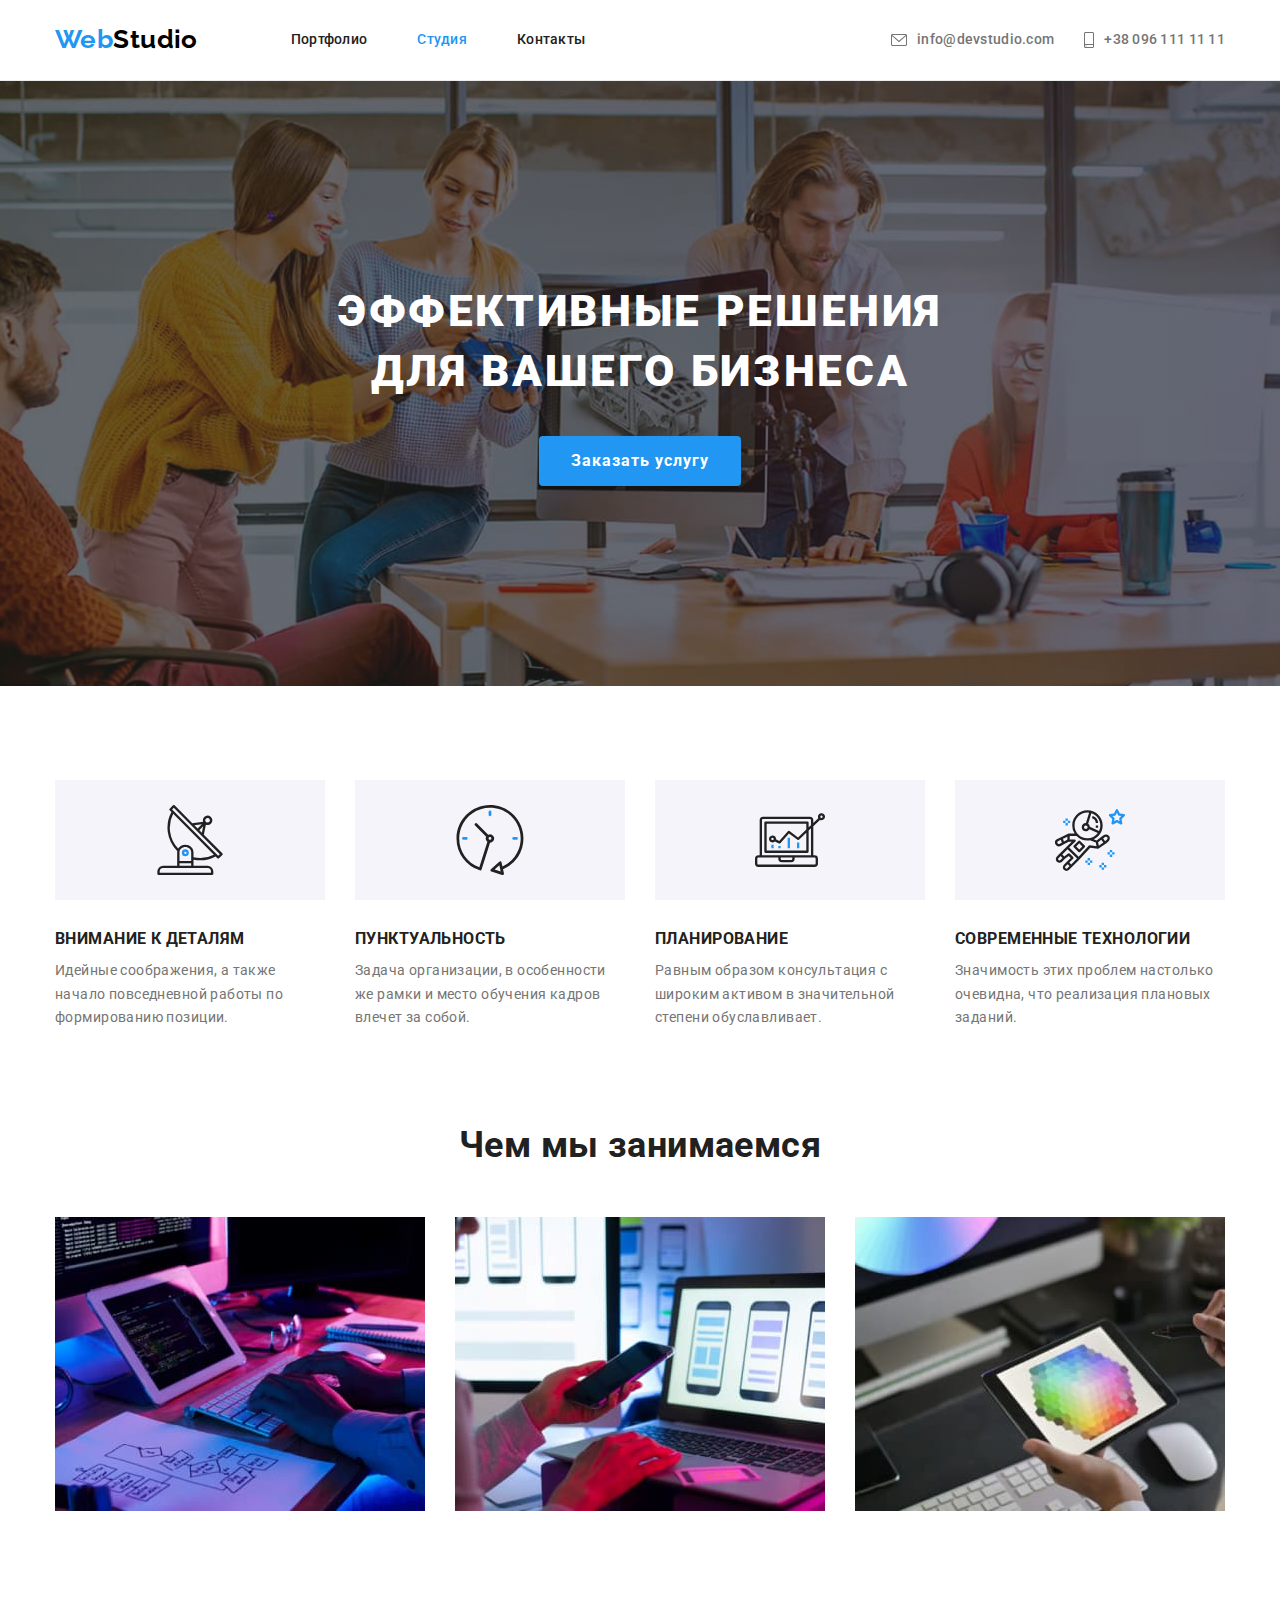
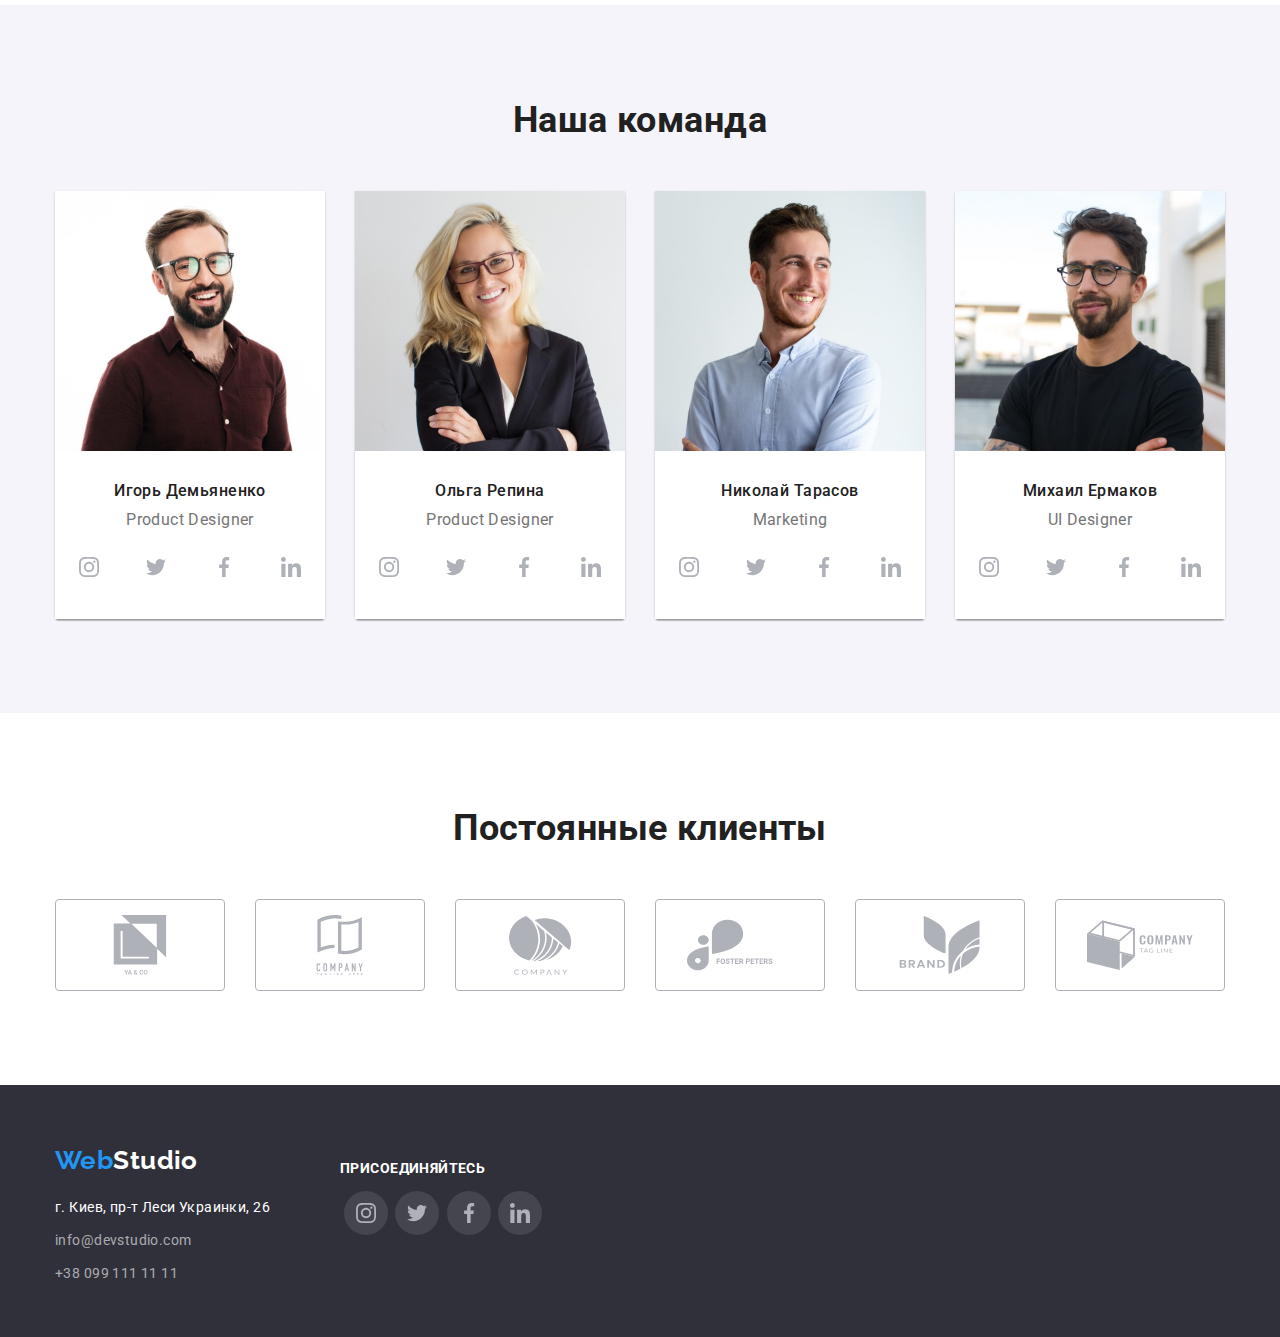
<file: index.html>
<!DOCTYPE html>
<html lang="ru">
    <head>
        <meta charset="UTF-8">
        <meta http-equiv="X-UA-Compatible" content="IE=edge">
        <meta name="viewport" content="width=device-width, initial-scale=1.0">
        <title>Студия</title>
        <link rel="preconnect" href="https://fonts.gstatic.com">
        <link href="https://fonts.googleapis.com/css2?family=Raleway:wght@700&family=Roboto:wght@400;500;700;900&display=swap" rel="stylesheet">
        <link rel="stylesheet" href="https://cdnjs.cloudflare.com/ajax/libs/modern-normalize/1.0.0/modern-normalize.min.css">
        <link rel="stylesheet" href="./css/styles.css">
    </head>
    <body>
        <!--Контейнер шапки-->    
        <div class="section-header">
            <header>
                <div class="container main-nav">
                    <nav class="nav">
                        <a class="logo link" href="./index.html"><span class="logo-web">Web</span>Studio</a>
                        <ul class="nav-list list">
                            <li class="site-link"><a class="link" href="./portfolio.html">Портфолио</a></li>
                            <li class="site-link"><a class="link current" href="./index.html">Студия</a></li>
                            <li class="site-link"><a class="link" href="">Контакты</a></li>
                        </ul>
                    </nav>
                        <ul class="contact list">
                            <li class="web-link">
                                    <a class="link" href="mailto:info@devstudio.com">
                                        <svg class="contact-icon" width="16" height="12">
                                            <use href="./images/icons.svg#icon-envelope"></use>
                                        </svg>info@devstudio.com</a></li>
                                  
                            <li class="web-link">
                                   
                                    <a class="link" href="tel:+380961111111">
                                        <svg class="contact-icon" width="10" height="16">
                                            <use href="./images/icons.svg#icon-smartphone"></use>
                                        </svg>+38 096 111 11 11</a></li>
                        </ul>
                </div>
            </header>
        </div>
            <!--Уникальный блок страницы-->
            <main>
                <section class="section hero">
                    <div class="container">
                        <h1 class="title">Эффективные решения для вашего бизнеса</h1>
                        <button class="button" type="button">Заказать услугу</button>
                    </div> 
                </section>
                
                    <section class="section features">
                        <div class="container"> 
                            <h2 class="section-title visually-hidden">Особенности</h2>
                            <ul class="features-list list">
                                <li class="text">
                                    <div class="features-list-block">
                                        <svg class="features-list-icon" width="70" height="70">
                                            <use href="./images/icons.svg#icon-antenna"></use>
                                        </svg>
                                    </div>
                                    <h3 class="title">Внимание к деталям</h3>
                                    <p>Идейные соображения, а также начало повседневной работы по формированию позиции.</p>
                                </li>
                                <li class="text">
                                    <div class="features-list-block">
                                        <svg class="features-list-icon" width="70" height="70">
                                            <use href="./images/icons.svg#icon-clock"></use>
                                        </svg>
                                    </div>    
                                    <h3 class="title">Пунктуальность</h3>
                                    <p>Задача организации, в особенности же рамки и место обучения кадров влечет за собой.</p>
                                </li>
                                <li class="text">
                                    <div class="features-list-block">
                                        <svg class="features-list-icon" width="70" height="70">
                                            <use href="./images/icons.svg#icon-diagram"></use>
                                        </svg>
                                    </div>
                                    <h3 class="title">Планирование</h3>
                                    <p>Равным образом консультация с широким активом в значительной степени обуславливает.</p>
                                </li>
                                <li class="text">
                                    <div class="features-list-block">
                                        <svg class="features-list-icon" width="70" height="70">
                                            <use href="./images/icons.svg#icon-astronaut"></use>
                                        </svg>
                                    </div>
                                    <h3 class="title">Современные технологии</h3>
                                    <p>Значимость этих проблем настолько очевидна, что реализация плановых заданий.</p>
                                </li>
                            </ul>
                        </div>
                    </section>
             
                    <section class="section doing">
                        <div class="container"> 
                            <h2 class="section-title">Чем мы занимаемся</h2>
                            <div class="pictures">
                                <img class="pic" src="./images/box1.jpg" alt="компьютерный стол" width="370">
                                <img class="pic" src="./images/box2.jpg" alt="монитор" width="370">
                                <img class="pic" src="./images/box3.jpg" alt="планшет" width="370">
                            </div>
                        </div>
                    </section>
                
                    <section class="section team">
                        <div class="container"> 
                            <h2 class="section-title">Наша команда</h2>
                            <ul class="list">
                                <li class="team-card">
                                    <img src="./images/team_card_1.jpg" alt="Product Designer" width="270">
                                    <div class="name">    
                                        <h3 class="title">Игорь Демьяненко</h3>
                                        <p class="position">Product Designer</p>
                                        <ul class="social-networks list">
                                            <li class="social-item">
                                                <a href="#" class="social-link">
                                                    <svg class="social-icon" width="20" height="20">
                                                        <use href="./images/icons.svg#icon-instagram"></use>
                                                    </svg>
                                                </a>
                                            </li>
                                            <li class="social-item">
                                                <a href="#" class="social-link">
                                                    <svg class="social-icon" width="20" height="20">
                                                        <use href="./images/icons.svg#icon-twitter"></use>
                                                    </svg>
                                                </a>
                                            </li>
                                            <li class="social-item">
                                                <a href="#" class="social-link">
                                                    <svg class="social-icon" width="20" height="20">
                                                        <use href="./images/icons.svg#icon-facebook"></use>
                                                    </svg>
                                                </a>
                                            </li>
                                            <li class="social-item">
                                                <a href="#" class="social-link">
                                                    <svg class="social-icon" width="20" height="20">
                                                        <use href="./images/icons.svg#icon-linkedin"></use>
                                                    </svg>
                                                </a>
                                            </li>
                                        </ul>
                                    </div>
                                </li>
                                <li class="team-card">
                                    <img src="./images/team_card_2.jpg" alt="Product Designer" width="270">
                                    <div class="name">
                                        <h3 class="title">Ольга Репина</h3>
                                        <p class="position">Product Designer</p>
                                        <ul class="social-networks list">
                                            <li class="social-item">
                                                <a href="#" class="social-link">
                                                    <svg class="social-icon" width="20" height="20">
                                                        <use href="./images/icons.svg#icon-instagram"></use>
                                                    </svg>
                                                </a>
                                            </li>
                                            <li class="social-item">
                                                <a href="#" class="social-link">
                                                    <svg class="social-icon"  width="20" height="20">
                                                        <use href="./images/icons.svg#icon-twitter" ></use>
                                                    </svg>
                                                </a>
                                            </li>
                                            <li class="social-item">
                                                <a href="#" class="social-link">
                                                    <svg class="social-icon"  width="20" height="20">
                                                        <use href="./images/icons.svg#icon-facebook"></use>
                                                    </svg>
                                                </a>
                                            </li>
                                            <li class="social-item">
                                                <a href="#" class="social-link">
                                                    <svg class="social-icon" width="20" height="20">
                                                        <use href="./images/icons.svg#icon-linkedin"></use>
                                                    </svg>
                                                </a>
                                            </li>
                                        </ul>
                                    </div>
                                </li>
                                <li class="team-card">
                                    <img src="./images/team_card_3.jpg" alt="Marketing" width="270">
                                    <div class="name">
                                        <h3 class="title">Николай Тарасов</h3>
                                        <p class="position">Marketing</p>
                                        <ul class="social-networks list">
                                            <li class="social-item">
                                                <a href="#" class="social-link">
                                                    <svg class="social-icon" width="20" height="20">
                                                        <use href="./images/icons.svg#icon-instagram"></use>
                                                    </svg>
                                                </a>
                                            </li>
                                            <li class="social-item">
                                                <a href="#" class="social-link">
                                                    <svg class="social-icon" width="20" height="20">
                                                        <use href="./images/icons.svg#icon-twitter"></use>
                                                    </svg>
                                                </a>
                                            </li>
                                            <li class="social-item">
                                                <a href="#" class="social-link">
                                                    <svg class="social-icon" width="20" height="20">
                                                        <use href="./images/icons.svg#icon-facebook"></use>
                                                    </svg>
                                                </a>
                                            </li>
                                            <li class="social-item">
                                                <a href="#" class="social-link">
                                                    <svg class="social-icon" width="20" height="20">
                                                        <use href="./images/icons.svg#icon-linkedin"></use>
                                                    </svg>
                                                </a>
                                            </li>
                                        </ul>
                                    </div>
                                </li>
                                <li class="team-card">
                                    <img src="./images/team_card_4.jpg" alt="UI Designer" width="270">
                                    <div class="name">
                                        <h3 class="title">Михаил Ермаков</h3>
                                        <p class="position">UI Designer</p>
                                        <ul class="social-networks list">
                                            <li class="social-item">
                                                <a href="#" class="social-link">
                                                    <svg class="social-icon" width="20" height="20">
                                                        <use href="./images/icons.svg#icon-instagram"></use>
                                                    </svg>
                                                </a>
                                            </li>
                                            <li class="social-item">
                                                <a href="#" class="social-link">
                                                    <svg class="social-icon" width="20" height="20">
                                                        <use href="./images/icons.svg#icon-twitter"></use>
                                                    </svg>
                                                </a>
                                            </li>
                                            <li class="social-item">
                                                <a href="#" class="social-link">
                                                    <svg class="social-icon" width="20" height="20"> 
                                                        <use href="./images/icons.svg#icon-facebook"></use>
                                                    </svg>
                                                </a>
                                            </li>
                                            <li class="social-item">
                                                <a href="#" class="social-link">
                                                    <svg class="social-icon" width="20" height="20">
                                                        <use href="./images/icons.svg#icon-linkedin"></use>
                                                    </svg>
                                                </a>
                                            </li>
                                        </ul>
                                    </div>
                                </li>
                            </ul>
                        </div>
                    </section>

                    <section class="section clients">
                        <div class="container">
                            <h2 class="section-title">Постоянные клиенты</h2>
                        <ul class="clients-list list">
                            <li class="clients-item">
                                    <a href="" class="client-link">
                                        <svg class="client-icon" width="106" height="60">
                                            <use href="./images/icons.svg#icon-logo1"></use>
                                        </svg>
                                    </a>
                            </li>
                            <li class="clients-item">
                                    <a href="" class="client-link">
                                        <svg class="client-icon" width="106" height="60">
                                            <use href="./images/icons.svg#icon-logo2"></use>
                                        </svg>
                                    </a>
                            </li>
                            <li class="clients-item">
                                    <a href="" class="client-link">
                                        <svg class="client-icon" width="106" height="60">
                                            <use href="./images/icons.svg#icon-logo3"></use>
                                        </svg>
                                    </a>
                            </li>
                            <li class="clients-item">
                                    <a href="" class="client-link">
                                        <svg class="client-icon" width="106" height="60">
                                            <use href="./images/icons.svg#icon-logo4"></use>
                                        </svg>
                                    </a>
                            </li>
                            <li class="clients-item">
                                    <a href="" class="client-link">
                                        <svg class="client-icon" width="106" height="60">
                                            <use href="./images/icons.svg#icon-logo5"></use>
                                        </svg>
                                    </a>
                            </li>
                            <li class="clients-item">
                                    <a href="" class="client-link">
                                        <svg class="client-icon" width="106" height="60">
                                            <use href="./images/icons.svg#icon-logo6"></use>
                                        </svg>
                                    </a>
                            </li>
                        </ul>
                    </section>
                
            </main>
        <!--Контейнер подвала-->
        <footer class="section footer">
            <div class="container container-footer">
                <div class="contacts-block">
                    <h2 class="section-title visually-hidden">Контакты</h2>
                    <a class="logo link" href="./index.html"><span class="logo-web">Web</span><span class="logo-studio">Studio</span></a>
                    <address class="address">
                        <p class="local-address">г. Киев, пр-т Леси Украинки, 26</p>
                        <ul class="contacts list">
                            <li><a class="link" href="mailto:info@example.com">info@devstudio.com</a></li>
                            <li><a class="link" href="tel:+380991111111">+38 099 111 11 11</a></li>
                        </ul>
                    </address>
                </div>
                <div class="footer-block">
                    <b class="footer-join">присоединяйтесь</b>
                    <ul class="social-networks list">
                        <li class="social-item">
                            <a href="#" class="social-link">
                                <svg class="social-icon" width="20" height="20">
                                    <use href="./images/icons.svg#icon-instagram"></use>
                                </svg>
                            </a>
                        </li>
                        <li class="social-item">
                            <a href="#" class="social-link">
                                <svg class="social-icon" width="20" height="20">
                                    <use href="./images/icons.svg#icon-twitter"></use>
                                </svg>
                            </a>
                        </li>
                        <li class="social-item">
                            <a href="#" class="social-link">
                                <svg class="social-icon" width="20" height="20"> 
                                    <use href="./images/icons.svg#icon-facebook"></use>
                                </svg>
                            </a>
                        </li>
                        <li class="social-item">
                            <a href="#" class="social-link">
                                <svg class="social-icon" width="20" height="20">
                                    <use href="./images/icons.svg#icon-linkedin"></use>
                                </svg>
                            </a>
                        </li>
                    </ul>
                </div>
            </div>
        </footer>
    </body>
</html>
</file>
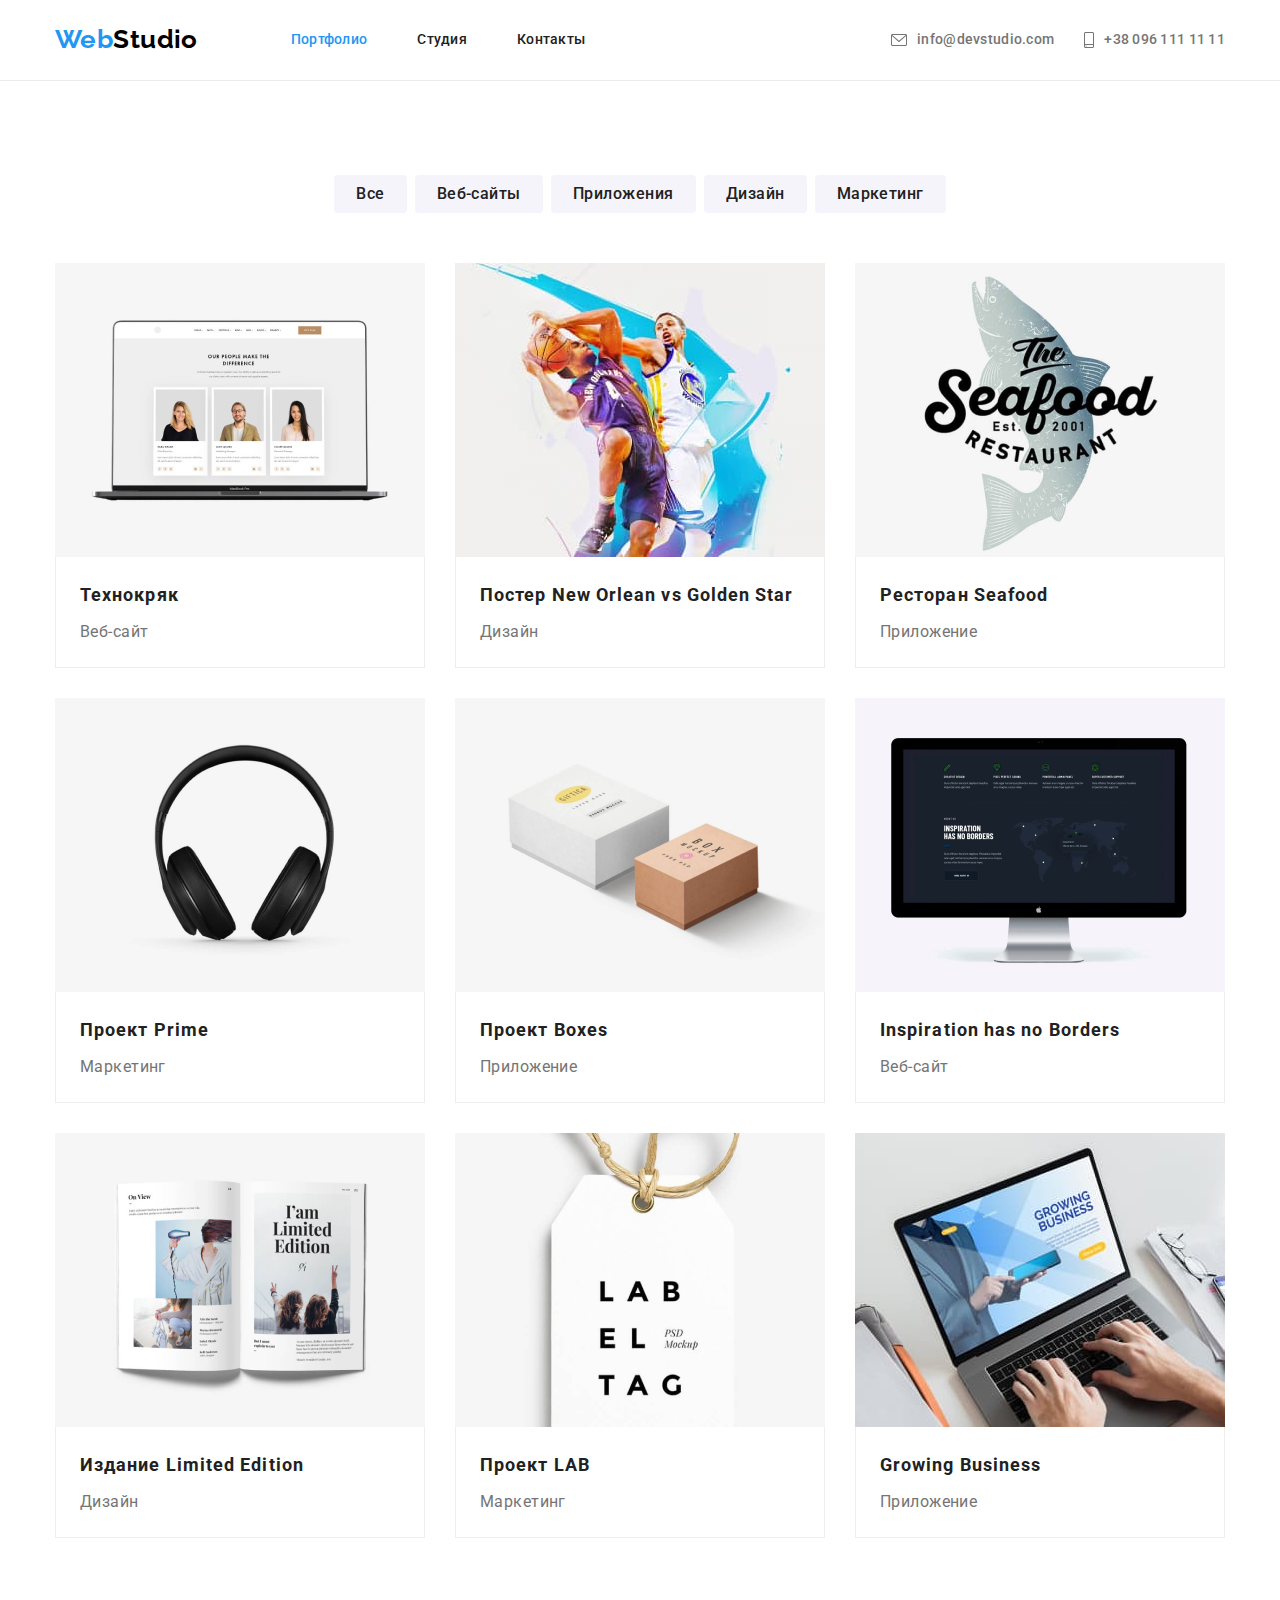
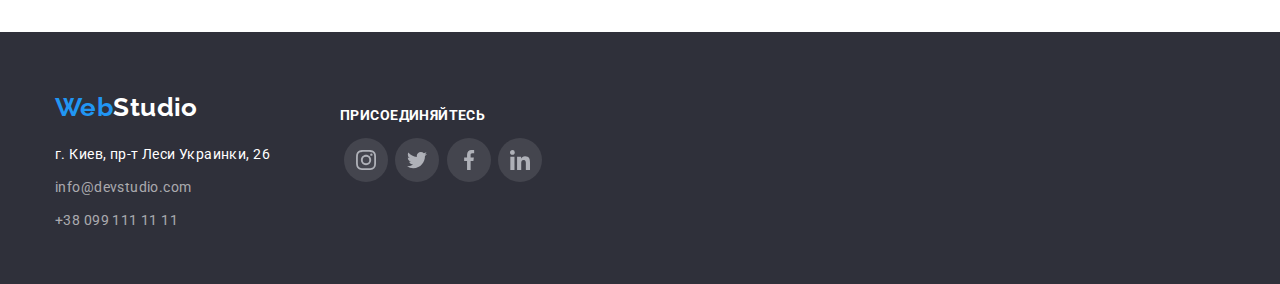
<file: portfolio.html>
<!DOCTYPE html>
<html lang="ru">
    <head>
        <meta charset="UTF-8">
        <meta http-equiv="X-UA-Compatible" content="IE=edge">
        <meta name="viewport" content="width=device-width, initial-scale=1.0">
        <title>Портфолио</title>
        <link rel="preconnect" href="https://fonts.gstatic.com">
        <link href="https://fonts.googleapis.com/css2?family=Raleway:wght@700&family=Roboto:wght@400;500;700;900&display=swap" rel="stylesheet">
        <link rel="stylesheet" href="https://cdnjs.cloudflare.com/ajax/libs/modern-normalize/1.0.0/modern-normalize.min.css">
        <link rel="stylesheet" href="./css/styles.css">
    </head>
    <body>
        <!--Контейнер шапки-->    
        <div class="section-header">
            <header>
                <div class="container main-nav">
                    <nav class="nav">
                        <a class="logo link" href="./index.html"><span class="logo-web">Web</span>Studio</a>
                        <ul class="nav-list list">
                            <li class="site-link"><a class="link current" href="./portfolio.html">Портфолио</a></li>
                            <li class="site-link"><a class="link" href="./index.html">Студия</a></li>
                            <li class="site-link"><a class="link" href="">Контакты</a></li>
                        </ul>
                    </nav>
                    <ul class="contact list">
                        <li class="web-link">
                                <a class="link" href="mailto:info@devstudio.com">
                                    <svg class="contact-icon" width="16" height="12">
                                        <use href="./images/icons.svg#icon-envelope"></use>
                                    </svg>info@devstudio.com</a></li>
                              
                        <li class="web-link">
                               
                                <a class="link" href="tel:+380961111111">
                                    <svg class="contact-icon" width="10" height="16">
                                        <use href="./images/icons.svg#icon-smartphone"></use>
                                    </svg>+38 096 111 11 11</a></li>
                    </ul>
                </div>
            </header>
        </div>

        <main class="section portfolio">
            <div class="container btn-cards">
                <h1 class="section-title visually-hidden">Проекты</h1>
                <ul class="list btns">
                    <li class="btn-li"><button class="button" type="button">Все</button></li>
                    <li class="btn-li"><button class="button" type="button">Веб-сайты</button></li>
                    <li class="btn-li"><button class="button" type="button">Приложения</button></li>
                    <li class="btn-li"><button class="button" type="button">Дизайн</button></li>
                    <li class="btn-li"><button class="button" type="button">Маркетинг</button></li>
                </ul>
            </div>
            <div class="container cards">
                <ul class="section-works list">
                    <li class="container-card">
                        <a class="link link-card" href="">
                            <img src="./images/portfolio1.jpg" alt="Веб-сайт" width="370">
                            <div class="card">
                                <h2 class="title">Технокряк</h2>
                                <p class="text">Веб-сайт</p>
                            </div>
                        </a>    
                    </li>
                    <li class="container-card">
                        <a class="link link-card" href="">
                            <img src="./images/portfolio2.jpg" alt="Постер" width="370">
                            <div class="card">
                                <h2  class="title">Постер New Orlean vs Golden Star</h2>
                                <p class="text">Дизайн</p>
                            </div> 
                        </a>   
                    </li>
                    <li class="container-card">
                        <a class="link link-card" href="">
                            <img src="./images/portfolio3.jpg" alt="Лого ресторана" width="370">
                            <div class="card">
                                <h2 class="title">Ресторан Seafood</h2>
                                <p class="text">Приложение</p>
                            </div>
                        </a>    
                        </li>
                    <li class="container-card">
                        <a class="link link-card" href="">
                            <img src="./images/portfolio4.jpg" alt="Наушники" width="370">
                            <div class="card">
                                <h2 class="title">Проект Prime</h2>
                                <p class="text">Маркетинг</p>
                            </div>
                        </a>    
                    </li>
                    <li class="container-card">
                        <a class="link link-card" href="">
                            <img src="./images/portfolio5.jpg" alt="Коробки" width="370">
                            <div class="card">
                                <h2 class="title">Проект Boxes</h2>
                                <p class="text">Приложение</p>
                            </div>
                        </a>    
                    </li>
                    <li class="container-card">
                        <a class="link link-card" href="">
                            <img src="./images/portfolio6.jpg" alt="Монитор" width="370">
                            <div class="card">
                                <h2 class="title">Inspiration has no Borders</h2>
                                <p class="text">Веб-сайт</p>
                            </div>  
                        </a>  
                    </li>
                    <li class="container-card">
                        <a class="link link-card" href="">
                            <img src="./images/portfolio7.jpg" alt="Книга" width="370">
                            <div class="card">
                                <h2 class="title">Издание Limited Edition</h2>
                                <p class="text">Дизайн</p>
                            </div>
                        </a>    
                    </li>
                    <li class="container-card">
                        <a class="link link-card" href="">
                            <img src="./images/portfolio8.jpg" alt="Лейба" width="370">
                            <div class="card">
                                <h2 class="title">Проект LAB</h2>
                                <p class="text">Маркетинг</p> 
                            </div>
                        </a>   
                    </li>
                    <li class="container-card">
                        <a class="link link-card" href="">
                            <img src="./images/portfolio9.jpg" alt="Ноутбук" width="370">
                            <div class="card">
                                <h2 class="title">Growing Business</h2>
                                <p class="text">Приложение</p> 
                            </div>
                        </a>   
                    </li>
                </ul>
            </div>
        </main>

        <!--Контейнер подвала-->
        <footer class="section footer">
            <div class="container container-footer">
                <div class="contacts-block">
                    <h2 class="section-title visually-hidden">Контакты</h2>
                    <a class="logo link" href="./index.html"><span class="logo-web">Web</span><span class="logo-studio">Studio</span></a>
                    <address class="address">
                        <p class="local-address">г. Киев, пр-т Леси Украинки, 26</p>
                        <ul class="contacts list">
                            <li><a class="link" href="mailto:info@example.com">info@devstudio.com</a></li>
                            <li><a class="link" href="tel:+380991111111">+38 099 111 11 11</a></li>
                        </ul>
                    </address>
                </div>
                <div class="footer-block">
                    <b class="footer-join">присоединяйтесь</b>
                    <ul class="social-networks list">
                        <li class="social-item">
                            <a href="#" class="social-link">
                                <svg class="social-icon" width="20" height="20">
                                    <use href="./images/icons.svg#icon-instagram"></use>
                                </svg>
                            </a>
                        </li>
                        <li class="social-item">
                            <a href="#" class="social-link">
                                <svg class="social-icon" width="20" height="20">
                                    <use href="./images/icons.svg#icon-twitter"></use>
                                </svg>
                            </a>
                        </li>
                        <li class="social-item">
                            <a href="#" class="social-link">
                                <svg class="social-icon" width="20" height="20"> 
                                    <use href="./images/icons.svg#icon-facebook"></use>
                                </svg>
                            </a>
                        </li>
                        <li class="social-item">
                            <a href="#" class="social-link">
                                <svg class="social-icon" width="20" height="20">
                                    <use href="./images/icons.svg#icon-linkedin"></use>
                                </svg>
                            </a>
                        </li>
                    </ul>
                </div>
            </div>
         </footer>
    </body>
</html>
</file>
<file: css/styles.css>
/* Переменные */
:root {
    --primary-text-color: #757575;
    --title-text-color: #212121;
    --accent-color: #2196F3;
    --white-color: #FFFFFF;
    --beige-color: #F5F4FA;
    --dark-color: #2F303A;
    --btn-hover-color:  #188CE8;
    --border-container-card: #EEEEEE;
    --icon-color: #afb1b8;
}
 
html {
    box-sizing: border-box;
}

*,
*::before,
*::after {
    box-sizing: inherit;
}

/* LINKS style */
.link {
    color: inherit;
    text-decoration: none;
 }
/* LIST style */
.list {
    list-style: none;
    margin: 0px;
    padding: 0px;
}

body {
    background-color: var(--white-color);
    color: var(--primary-text-color);
    font-family: Roboto, sans-serif;
    font-size: 14px;
    font-weight: 400;
    line-height: 1.71;
    letter-spacing: 0.03em;
}

.container {
    width: 1200px;
    padding-right: 15px;
    padding-left: 15px;
    margin-left: auto;
    margin-right: auto;

}
.visually-hidden {
    position: absolute;
    width: 1px;
    height: 1px;
    margin: -1px;
    border: 0;
    padding: 0;
    clip: rect(0 0 0 0);
    overflow: hidden;
}

/* SECTIONS style */
.section {
    padding-bottom: 94px;
    padding-top: 94px;
}


/* LOGO style */
.nav .logo {
    padding-top: 24px;
    padding-bottom: 25px;
}

.logo {
    color: #000000; 

    font-family: Raleway;
    font-weight: bold;
    font-size: 26px;
    line-height: 1.19;

}
.logo .logo-web {
    color: var(--accent-color)
}

.logo .logo-studio {
    color: var(--white-color);
}

/* HEADER style */
.section-header {
    border-bottom: 1px solid #ECECEC;
}

.main-nav {
    display: flex;
    align-items: center;
}

.nav {
    display: flex;
}
.site-link .link,
.web-link .link {
    padding-top: 32px;
    padding-bottom: 32px;
    display: block;
}

.site-link,
.web-link {
       
    color: var(--title-text-color);
    font-weight: 500;
    line-height: 1.14;
    letter-spacing: 0.02em;

    list-style: none;
}

.web-link {
    color: var(--primary-text-color);
    margin-left: 30px;
    display: flex;
    align-items: center;
}
.web-link .link {
    align-items: center;
    display: flex;
    align-items: center;
}

.contact-icon {
    margin-right: 10px;
    fill: currentColor;
}


.nav-list .link:hover,
.nav-list .link:focus {
    color: var(--accent-color);
}
.contact .link:hover,
.contact .link:focus {
    color: var(--accent-color)
}

.nav-list {
    display: flex;
    margin-left: 93px;
}

.contact {
    display: flex;
    margin-left: auto;    
    color: var(--primary-text-color)
}

.nav-list .site-link + .site-link {
  margin-left: 50px;
}

.link.current {
    color: var(--accent-color);
}


/* HERO style */
.hero {
    background-color: var(--dark-color);
    text-align: center;
    padding-top: 200px;
    padding-bottom: 200px;
    margin-left: auto;
    margin-right: auto;
    background-image: linear-gradient(to right, rgba(48, 58, 47, 0.4),
     rgba(47, 48, 58, 0.4)), url('../images/hero_bg.jpg');
    max-width: 1600px;
    background-position: center;
    background-size: cover;
   
}

.hero .title {
    margin-top: 0;
    margin-bottom: 35px;
    margin-left: auto;
    margin-right: auto;

    max-width: 630px;
    
    color: #fff;
    font-family: Roboto;
    font-weight: 900;
    font-size: 44px;
    line-height: 1.364;
  
    letter-spacing: 0.06em;
    text-transform: uppercase;
    text-align: center;
}

.hero .button {
    color: var(--white-color);
    background-color: var(--accent-color);
    box-shadow: 0px 4px 4px rgba(0, 0, 0, 0.15);

    border-radius: 4px;
    padding: 10px 32px;
    border-width: 0px;
   
    font-family: inherit;
    font-weight: 700;
    font-size: 16px;
    line-height: 1.87;
    display: inline-block;
    align-items: center;
 
    letter-spacing: 0.06em;
    cursor: pointer;
}

.hero .button:hover,
.hero .button:focus {
    background-color: var(--btn-hover-color);
}

/* MAIN style */

.section-title {
    margin-top: 0px;
    margin-bottom: 50px;
    
    color: var(--title-text-color);
    font-weight: 700;
    font-size: 36px;
    line-height: 1.17;

    text-align: center;
}

/* FEATURES style */

.features-list {
    display: flex;
}
.features-list-block {
    background-color: var(--beige-color);
    margin-bottom: 30px;
    display: flex;
    width: 270px;
    height: 120px;
    justify-content: center;
    align-items:center;
}

.features-list .title {
    margin-top: 0px;
    margin-bottom: 10px;

    color: var(--title-text-color);
    font-weight: 700;
    line-height: 1.14;
    text-transform: uppercase;
}

.features-list p {
    margin-top: 0px;
    margin-bottom: 0px;
}

.features-list .text + .text {
    margin-left: 30px;
}

/* DOING style */
.doing {
    padding-top: 0;
}
.pictures {
    display: flex;
}

.container .pic + .pic {
    margin-left: 30px;
}

/* TEAM style */

.team {
    background-color: var(--beige-color);
}

.team .list {
    display: flex;
}
.team .title {
    color: var(--title-text-color);
    font-size: 16px;
    line-height: 1.19;
    font-weight: 500;    
}
 
.team .position {
    font-size: 16px;
    line-height: 1.19;
}

.name {
    text-align: center;
    background-color: var(--white-color);
    padding: 30px 0px 30px 0px;
}
.name h3 {
    margin-top: 0px;
    margin-bottom: 10px;
}
.name p {
    margin-top: 0px;
}

.list .team-card + .team-card {
    margin-left: 30px;
}

.team-card {
    box-shadow: 0px 1px 3px rgba(0, 0, 0, 0.12), 0px 1px 1px rgba(0, 0, 0, 0.14), 0px 2px 1px rgba(0, 0, 0, 0.2);
    border-radius: 0px 0px 4px 4px;
}
.team-card img {
    display:block;
}

.social-networks {
    margin-left: 32px;
    margin-right: 32px;
    justify-content: space-around;
}
.social-icon {
    fill: currentColor;
}
.social-link {
    display: flex;
    width: 44px;
    height: 44px;
    justify-content: center;
    align-items:center;
    border-radius: 50%;
    color: var(--icon-color);
}
.social-link:hover,
.social-link:focus {
    background-color: var(--accent-color);
    color: var(--white-color);
}

/* CLIENTS style */
.clients-list {
    display: flex;
} 

.client-link {
    display: flex;
    border: 1px solid #AFB1B8;
    border-radius: 4px;
    width: 170px;
    height: 92px;
    margin-right: 30px;
    justify-content: center;
    align-items: center;
    color: var(--icon-color);
    
}

.client-icon {
    fill: currentColor;
}

.clients-link:not(:last-child) {
    margin-right: 30px;
}

.client-link:hover,
.client-link:focus {
    border-color: var(--accent-color);
    color: var(--accent-color);
}

/* BUTTONS style Portfolio*/

.btn-cards {
    margin-bottom: 50px;
}
.btns {
    display: flex;
    justify-content: center;
}

.btns .btn-li + .btn-li {
    margin-left: 8px;
}

.button {
    color: var(--title-text-color);
    background-color: var(--beige-color);
    font-weight: 500;
    font-size: 16px;
    line-height: 1.625;
    text-align: center;
    cursor: pointer;
    font-family: inherit;
    border-radius: 4px;
    border-width: 0px;
    letter-spacing: 0.03em;

    padding: 6px 22px;
}
.button:hover {
    background-color: var(--accent-color);
    color: var(--white-color);
    box-shadow: 0px 3px 1px rgba(0, 0, 0, 0.1), 0px 1px 2px rgba(0, 0, 0, 0.08), 0px 2px 2px rgba(0, 0, 0, 0.12);
}

/* CARDS style Portfolio*/
.section-works {
    display: flex;
    flex-wrap: wrap;
}
.container-card {
    margin-right: 30px;
    margin-bottom: 30px;
} 

.container-card:nth-child(3n) {
    margin-right: 0;
}

.container-card:nth-last-child(-n + 3) {
    margin-bottom: 0;
}

.card {
    padding: 20px 24px;
    border: 1px solid var(--border-container-card);
    border-top: 0px;
}
.cards img, a {
    display: block;
}
.card h2 {
    margin-top: 0px;
    margin-bottom: 4px;
}
.card p {
    margin-top: 0px;
    margin-bottom: 0px;
}

.section-works .title {
    color: var(--title-text-color);
    font-weight: 700;
    font-size: 18px;
    line-height: 2;
    letter-spacing: 0.06em;
}

.section-works .text {
    font-size: 16px;
    line-height: 1.88;
}

.link-card:hover,
.link-card:focus {
    box-shadow: 0px 1px 1px rgba(0, 0, 0, 0.12), 0px 4px 4px rgba(0, 0, 0, 0.06), 1px 4px 6px rgba(0, 0, 0, 0.16);

}

/* FOOTER style */
.footer {
    background-color: var(--dark-color);
    height: 252px;
    padding-top: 60px;
    padding-bottom: 60px;
}

.address .local-address {
    color: var(--white-color);
    font-style: normal;
}

.address .contacts {
    color: rgba(255, 255, 255, 0.6);
    font-style: normal;
}
.contacts .link:hover,
.contacts .link:focus {
    color: var(--accent-color)
}

.footer .logo {
    display: inline-block;
    margin-bottom: 20px;
}   
.address p {
    margin-top: 0;
    margin-bottom: 9px;
}
.address li {
    margin-top: 0;
    margin-bottom: 9px;
}
.container-footer {
    display: flex;
}
.footer-block {
    margin-left: 70px;
    margin-top: 12px;
    height: 80px;
    width: 206px;
}
.social-networks {
    display: flex;
    align-items: flex-start;
    margin: 10px 0px 0px 0px;
}
.social-link {
    background: rgba(255, 255, 255, 0.1);
}
.footer-join {
    color: var(--white-color);
    text-transform: uppercase;
}
</file>
